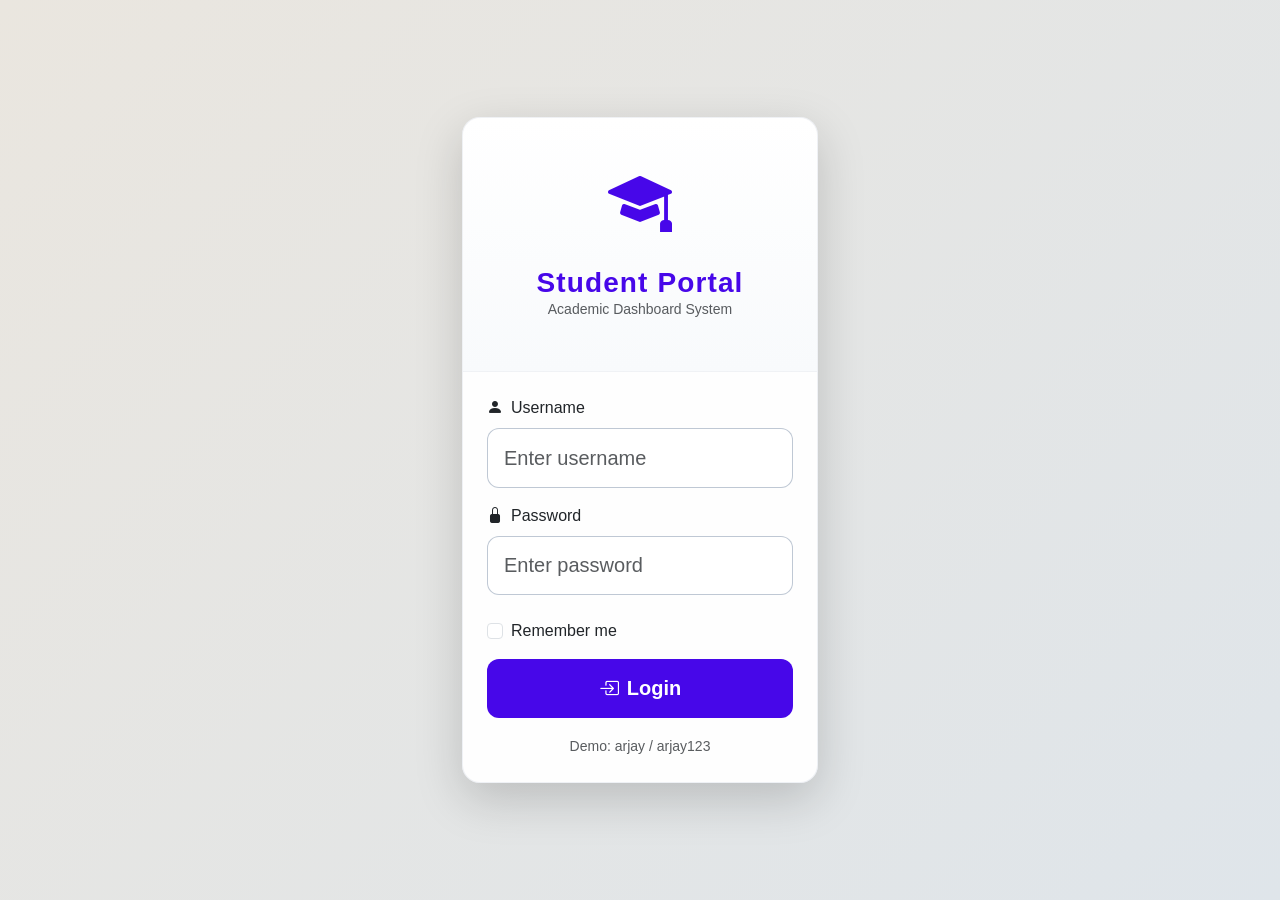
<file: index.html>
<!DOCTYPE html>
<html lang="en">
<head>
    <meta charset="UTF-8">
    <meta name="viewport" content="width=device-width, initial-scale=1.0">
    <title>Student Portal - Login</title>
    <link href="https://cdn.jsdelivr.net/npm/bootstrap@5.3.0/dist/css/bootstrap.min.css" rel="stylesheet">
    <link href="https://cdn.jsdelivr.net/npm/bootstrap-icons@1.10.0/font/bootstrap-icons.css" rel="stylesheet">
    <link rel="stylesheet" href="style.css">
</head>
<body class="login-page">
    <div class="container">
        <div class="row justify-content-center align-items-center min-vh-100">
            <div class="col-md-6 col-lg-4">
                <div class="card login-card shadow-lg">
                    <div class="card-header text-center login-header">
                        <div class="logo mb-3">
                            <i class="bi bi-mortarboard-fill logo-icon"></i>
                        </div>
                        <h3 class="mb-0">Student Portal</h3>
                        <p class="text-muted small">Academic Dashboard System</p>
                    </div>
                    <div class="card-body p-4">
                        <div id="alertContainer"></div>
                        <form id="loginForm">
                            <div class="mb-3">
                                <label for="username" class="form-label">
                                    <i class="bi bi-person-fill me-2"></i>Username
                                </label>
                                <input type="text" class="form-control form-control-lg" id="username" placeholder="Enter username" required>
                            </div>
                            <div class="mb-4">
                                <label for="password" class="form-label">
                                    <i class="bi bi-lock-fill me-2"></i>Password
                                </label>
                                <input type="password" class="form-control form-control-lg" id="password" placeholder="Enter password" required>
                            </div>
                            <div class="mb-3 form-check">
                                <input type="checkbox" class="form-check-input" id="rememberMe">
                                <label class="form-check-label" for="rememberMe">Remember me</label>
                            </div>
                            <button type="button" class="btn btn-primary btn-lg w-100 login-btn" id="loginBtn">
                                <i class="bi bi-box-arrow-in-right me-2"></i>Login
                            </button>
                        </form>
                        <div class="text-center mt-3">
                            <small class="text-muted">Demo: arjay / arjay123</small>
                        </div>
                    </div>
                </div>
            </div>
        </div>
    </div>

    <script src="https://cdn.jsdelivr.net/npm/bootstrap@5.3.0/dist/js/bootstrap.bundle.min.js"></script>
    <script src="login.js"></script>
</body>
</html>
</file>
<file: style.css>
/* ===========================
   Student Portal Theme - CSS
   Updated design only
   =========================== */

:root {
    --primary: #4707e9;
    --secondary: #0347b4;
    --background: #0c0798;
    --panel: #4b05d6;
    --surface: #f0079a;
    --text: #1f2933;
    --muted: #6c757d;
    --accent: #c5b9a7;
    --success: #3d8b5a;
    --danger: #b85c5c;
    --warning: #c9972f;
    --info: #607d9c;
    --sidebar-bg: #202a36;
    --sidebar-text: #dfe5eb;
    --sidebar-active: #2d3748;
    --shadow: 0 12px 25px rgba(31, 41, 51, 0.08);
}

* {
    margin: 0;
    padding: 0;
    box-sizing: border-box;
}

body {
    font-family: 'Segoe UI', Tahoma, Geneva, Verdana, sans-serif;
    background: linear-gradient(180deg, #f3f0eb 0%, #f7f7f5 100%);
    color: var(--text);
}

/* Login Page Styles */
.login-page {
    background: linear-gradient(135deg, #eae6df 0%, #dfe5ea 100%);
    min-height: 100vh;
}

.login-card {
    border: 1px solid rgba(31, 41, 51, 0.08);
    border-radius: 22px;
    overflow: hidden;
    box-shadow: var(--shadow);
    background: rgba(255, 255, 255, 0.96);
}

.login-header {
    background: #f2efe9;
    padding: 2.2rem !important;
    border-bottom: 1px solid rgba(31, 41, 51, 0.08);
}

.logo-icon {
    font-size: 4rem;
    color: var(--primary);
}

.login-header h3 {
    color: var(--primary);
    font-weight: 800;
    letter-spacing: 0.04em;
}

.login-btn {
    background: var(--primary);
    border: none;
    border-radius: 12px;
    font-weight: 700;
    padding: 0.9rem 1rem;
    transition: all 0.3s ease;
    box-shadow: none;
}

.login-btn:hover {
    background: var(--secondary);
    transform: translateY(-1px);
}

.form-control {
    border-radius: 12px;
    border: 1px solid rgba(148, 163, 184, 0.6);
    background: rgba(255, 255, 255, 0.8);
    padding: 0.85rem 1rem;
}

.form-control:focus {
    border-color: var(--primary);
    box-shadow: 0 0 0 0.2rem rgba(47, 59, 82, 0.12);
}

/* Dashboard Styles */
.dashboard-page {
    background: #f5f5f3;
}

/* Navbar */
.navbar {
    background: linear-gradient(135deg, #202a36 0%, #2d3748 100%);
    padding: 0.85rem 1.5rem;
    z-index: 1030;
    box-shadow: 0 6px 18px rgba(17, 24, 39, 0.1);
}

.brand-icon {
    font-size: 1.5rem;
    color: #d9d2c8;
}

.brand-text {
    font-weight: 700;
    letter-spacing: 0.06em;
}

.navbar-toggler {
    border: 1px solid rgba(255,255,255,0.2);
}

/* Sidebar */
.sidebar {
    position: fixed;
    top: 56px;
    bottom: 0;
    left: 0;
    z-index: 100;
    padding: 0.75rem 0.5rem;
    background: linear-gradient(180deg, #1f2933 0%, #2b3745 100%);
    overflow-x: hidden;
    overflow-y: auto;
    transition: all 0.3s ease;
    box-shadow: inset -1px 0 0 rgba(255,255,255,0.04);
}

.sidebar-sticky {
    position: relative;
    top: 0;
    height: calc(100vh - 56px);
    padding-top: 1rem;
}

.sidebar .nav-link {
    color: var(--sidebar-text);
    padding: 0.8rem 1.2rem;
    margin: 0.2rem 0.5rem;
    border-radius: 12px;
    transition: all 0.3s ease;
    display: flex;
    align-items: center;
    font-weight: 500;
}

.sidebar .nav-link:hover {
    color: #fff;
    background: rgba(255, 255, 255, 0.06);
    transform: translateX(2px);
}

.sidebar .nav-link.active {
    color: #fff;
    background: rgba(255, 255, 255, 0.08);
    font-weight: 600;
    box-shadow: inset 0 0 0 1px rgba(255,255,255,0.05);
}

.sidebar .nav-link i {
    font-size: 1.1rem;
    width: 24px;
}

/* Main Content */
.main-content {
    padding: 1.75rem;
    margin-top: 56px;
    margin-left: 240px;
    min-height: calc(100vh - 56px);
}

/* Stat Cards */
.stat-card {
    border-radius: 18px;
    transition: all 0.3s ease;
    overflow: hidden;
    background: var(--panel);
    box-shadow: 0 12px 25px rgba(15, 23, 42, 0.06);
}

.stat-card:hover {
    transform: translateY(-6px);
    box-shadow: var(--shadow) !important;
}

.stat-value {
    font-weight: 800;
    color: var(--text);
    letter-spacing: -0.03em;
}

.stat-icon {
    width: 52px;
    height: 52px;
    border-radius: 16px;
    display: flex;
    align-items: center;
    justify-content: center;
    font-size: 1.4rem;
    color: #fff;
    box-shadow: inset 0 0 0 1px rgba(255,255,255,0.12);
}

.stat-card:nth-child(1) .stat-icon {
    background: var(--primary);
}

.stat-card:nth-child(2) .stat-icon {
    background: var(--success);
}

.stat-card:nth-child(3) .stat-icon {
    background: var(--warning);
}

.stat-card:nth-child(4) .stat-icon {
    background: var(--info);
}

/* Table Styles */
.table {
    background: #fff;
}

.table th {
    font-weight: 700;
    color: var(--primary);
    text-transform: uppercase;
    font-size: 0.72rem;
    letter-spacing: 0.08em;
    padding-top: 1rem;
    padding-bottom: 1rem;
}

.table td {
    vertical-align: middle;
    padding: 1rem 0.75rem;
    color: var(--text);
}

.table-hover tbody tr:hover {
    background-color: rgba(47, 59, 82, 0.03);
}

/* Deadline Items */
.deadline-item {
    padding: 1rem 0;
    border-bottom: 1px solid rgba(148, 163, 184, 0.18);
}

.deadline-item:last-child {
    border-bottom: none;
}

/* Badges */
.badge {
    font-weight: 600;
    padding: 0.5em 0.8em;
    border-radius: 999px;
}

/* Card Styles */
.card {
    border-radius: 18px;
    border: 1px solid rgba(148, 163, 184, 0.15);
    box-shadow: 0 12px 25px rgba(15, 23, 42, 0.04);
}

.card-header {
    padding: 1rem 1.25rem;
    border-bottom: 1px solid rgba(148, 163, 184, 0.14);
    border-radius: 18px 18px 0 0 !important;
    background: linear-gradient(180deg, #fff 0%, #f8fafc 100%);
}

/* Progress Bar */
.progress {
    border-radius: 999px;
    background-color: #edf2ff;
    overflow: hidden;
}

.progress-bar {
    border-radius: 999px;
}

/* Alert Styles */
.alert {
    border-radius: 12px;
    border: none;
    box-shadow: 0 8px 20px rgba(15, 23, 42, 0.08);
}

@media (max-width: 768px) {
    .main-content {
        margin-left: 0;
        padding: 1rem;
    }

    .sidebar {
        position: static;
        width: 100%;
    }

    .login-card {
        margin: 1rem;
    }
}

/* Logout Link */
.logout-link {
    color: var(--danger) !important;
}

.logout-link:hover {
    background-color: rgba(231, 76, 60, 0.1) !important;
}

/* Responsive Styles */
@media (max-width: 768px) {
    .sidebar {
        margin-left: -240px;
        width: 240px;
    }
    
    .sidebar.show {
        margin-left: 0;
    }
    
    .main-content {
        margin-left: 0;
    }
    
    .stat-card {
        margin-bottom: 1rem;
    }
}

/* Scrollbar Styles */
::-webkit-scrollbar {
    width: 8px;
}

::-webkit-scrollbar-track {
    background: var(--sidebar-bg);
}

::-webkit-scrollbar-thumb {
    background: var(--primary);
    border-radius: 4px;
}

::-webkit-scrollbar-thumb:hover {
    background: var(--secondary);
}

/* Animations */
@keyframes fadeIn {
    from {
        opacity: 0;
        transform: translateY(20px);
    }
    to {
        opacity: 1;
        transform: translateY(0);
    }
}

.stat-card, .card {
    animation: fadeIn 0.5s ease forwards;
}

.stat-card:nth-child(1) { animation-delay: 0.1s; }
.stat-card:nth-child(2) { animation-delay: 0.2s; }
.stat-card:nth-child(3) { animation-delay: 0.3s; }
.stat-card:nth-child(4) { animation-delay: 0.4s; }
</file>
